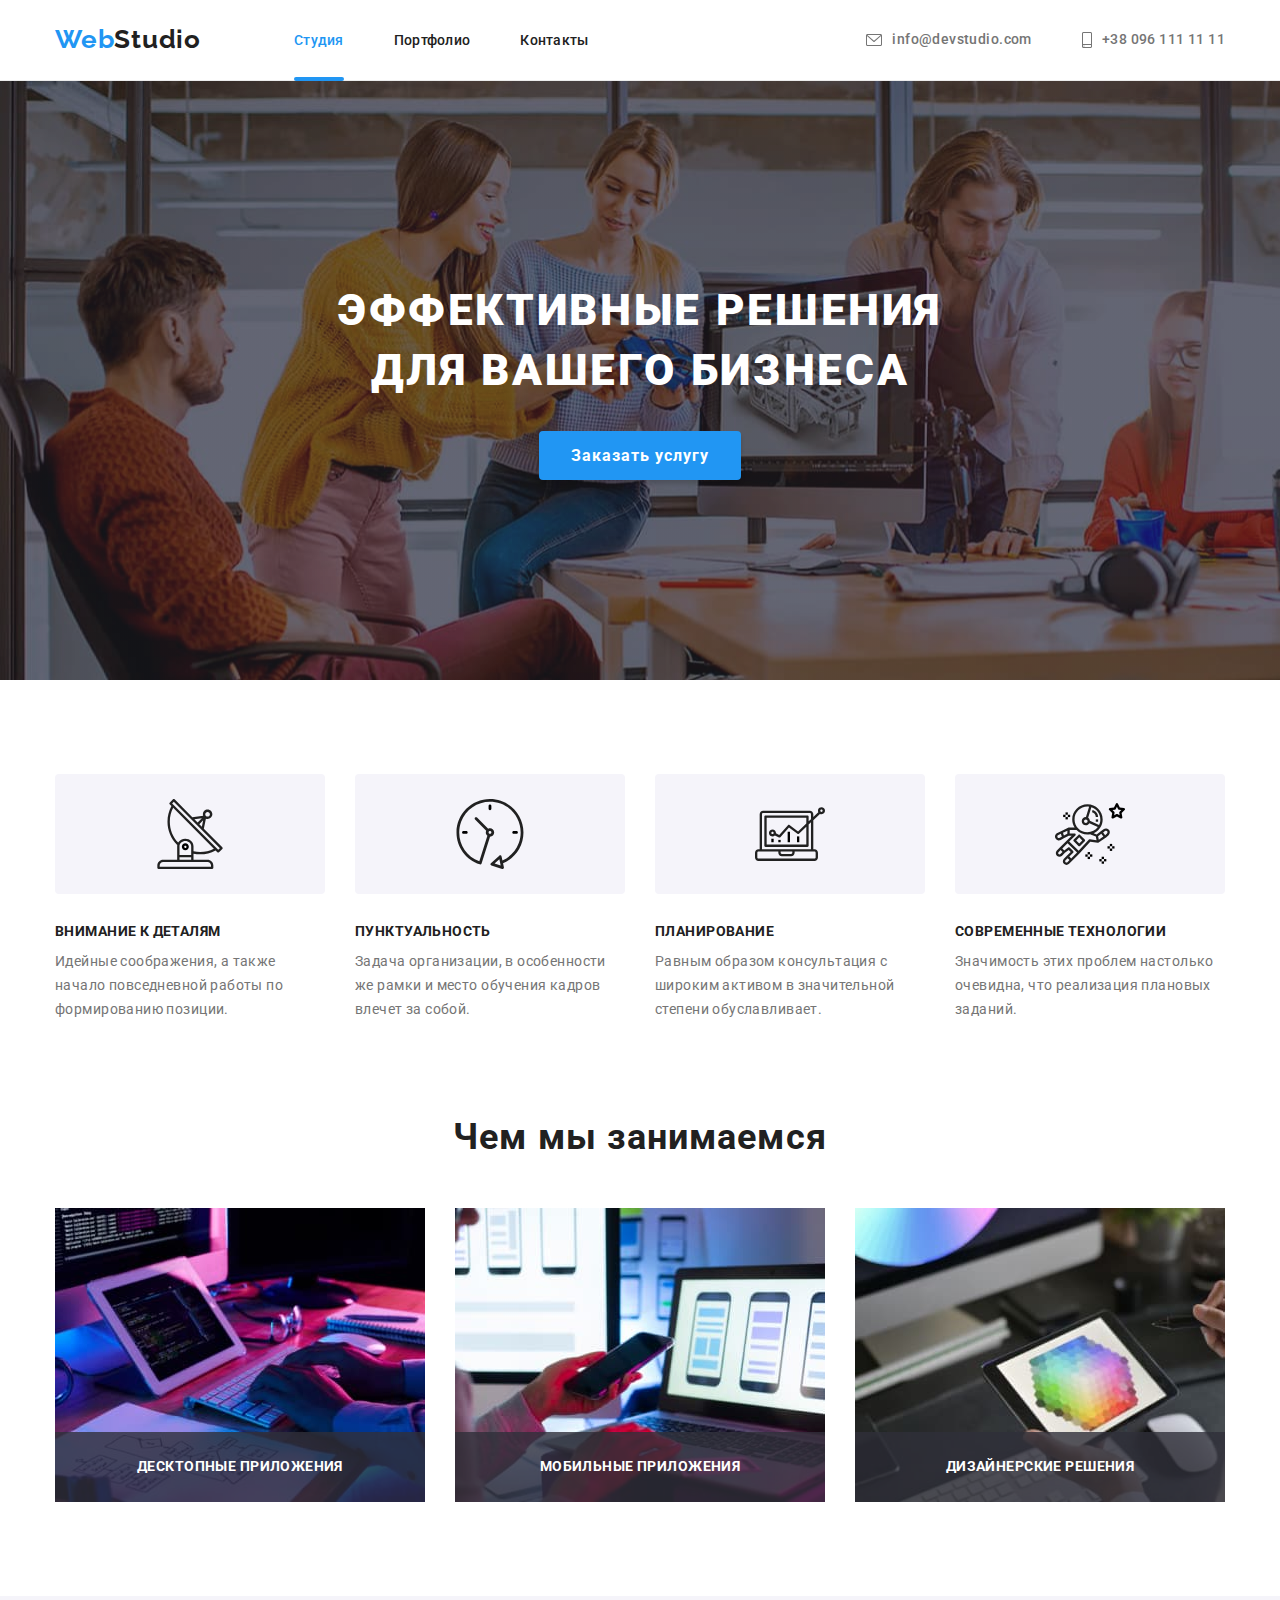
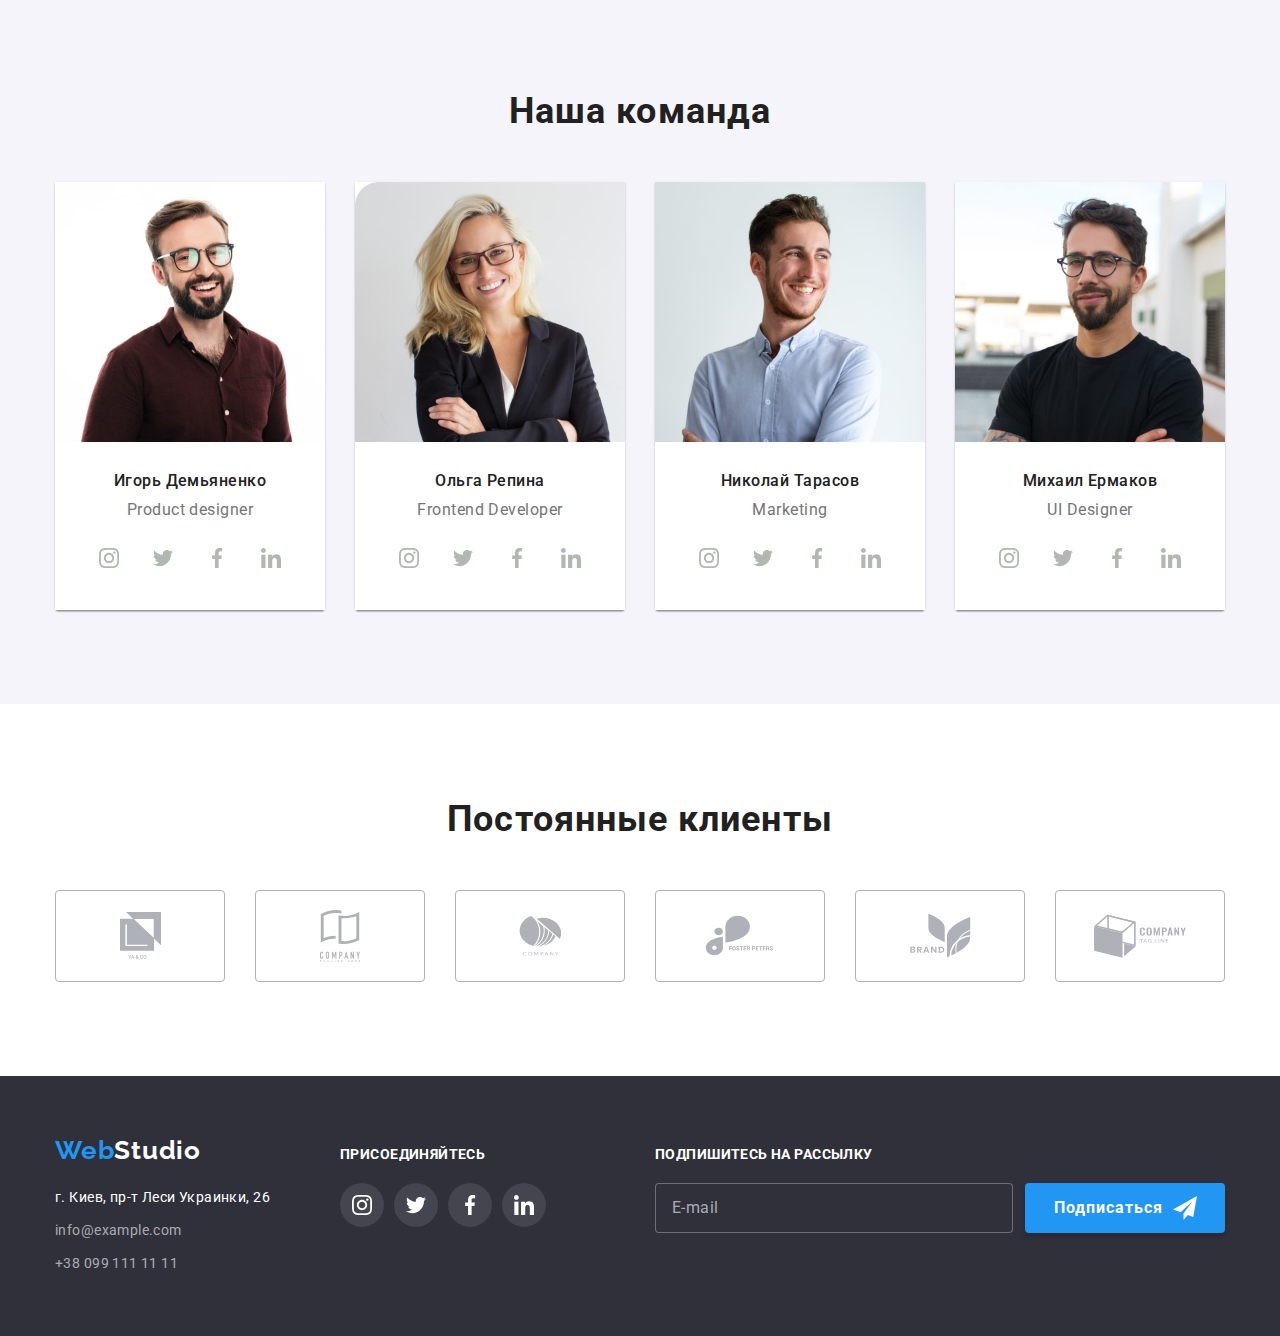
<file: index.html>
<!DOCTYPE html>
<html lang="ru">
  <head>
    <meta charset="UTF-8" />
    <meta http-equiv="X-UA-Compatible" content="IE=edge" />
    <meta name="viewport" content="width=device-width, initial-scale=1.0" />
    <title>Web Studio</title>
    <link rel="preconnect" href="https://fonts.gstatic.com" />
    <link
      href="https://fonts.googleapis.com/css2?family=Raleway:wght@700&family=Roboto:wght@400;500;700;900&display=swap"
      rel="stylesheet"
    />
    <link
      rel="stylesheet"
      href="https://cdnjs.cloudflare.com/ajax/libs/modern-normalize/1.1.0/modern-normalize.min.css"
    />
    <link rel="stylesheet" href="./css/styles.css" />
  </head>
  <body>
    <!-- =========== section header ============== -->
    <header class="section-header">
      <div class="conteiner header-conteiner">
        <a href="index.html" class="logo"
          ><span class="logo-blue">Web</span>Studio</a
        >
        <!--================ navigation ============== -->
        <nav class="">
          <ul class="list menu">
            <li class="menu-item">
              <a href="index.html" class="nav link current">Студия</a>
            </li>

            <li class="menu-item">
              <a href="./portfolio.html" class="nav link">Портфолио</a>
            </li>

            <li class="menu-item"><a href="" class="nav link">Контакты</a></li>
          </ul>
        </nav>
        <ul class="list header-contact">
          <li class="header-contacts-item">
            <a href="mailto:info@devstudio.com" class="contacts link">
              <svg class="icon-header" width="16" height="12">
                <use href="./images/icons/sprite.svg#icon-envelope1"></use>
              </svg>
              info@devstudio.com</a
            >
          </li>

          <li class="header-contcts-item">
            <a href="tel:+380961111111" class="contacts link">
              <svg class="icon-header" width="10" height="16">
                <use href="./images/icons/sprite.svg#icon-smartphone"></use>
              </svg>
              +38 096 111 11 11</a
            >
          </li>
        </ul>
      </div>
    </header>
    <!-- =========== end section header ============== -->

    <main>
      <!--=============== section Hero ==============-->
      <section class="section-hero">
        <div class="hero-conteiner">
          <h1 class="title-hero">Эффективные решения для вашего бизнеса</h1>
          <button type="button" data-modal-open class="modal-btn">
            Заказать услугу
          </button>
        </div>
      </section>

      <!--============== section features company ===========-->
      <section class="section features-section">
        <div class="conteiner">
          <h2 class="visually-hidden">Особенности компании</h2>

          <ul class="list features-list">
            <li class="features-list-item">
              <div class="features-icon-box">
                <svg class="features-list-icon">
                  <use href="./images/icons/sprite.svg#icon-antenna"></use>
                </svg>
              </div>
              <h3 class="features-title">Внимание к деталям</h3>
              <p class="features-description">
                Идейные соображения, а также начало повседневной работы по
                формированию позиции.
              </p>
            </li>

            <li class="features-list-item">
              <div class="features-icon-box">
                <svg class="features-list-icon">
                  <use href="./images/icons/sprite.svg#icon-clock"></use>
                </svg>
              </div>
              <h3 class="features-title">Пунктуальность</h3>
              <p class="features-description">
                Задача организации, в особенности же рамки и место обучения
                кадров влечет за собой.
              </p>
            </li>

            <li class="features-list-item">
              <div class="features-icon-box">
                <svg class="features-list-icon">
                  <use href="./images/icons/sprite.svg#icon-diagram"></use>
                </svg>
              </div>
              <h3 class="features-title">Планирование</h3>
              <p class="features-description">
                Равным образом консультация с широким активом в значительной
                степени обуславливает.
              </p>
            </li>

            <li class="features-list-item">
              <div class="features-icon-box">
                <svg class="features-list-icon">
                  <use href="./images/icons/sprite.svg#icon-astronaut"></use>
                </svg>
              </div>
              <h3 class="features-title">Современные технологии</h3>
              <p class="features-description">
                Значимость этих проблем настолько очевидна, что реализация
                плановых заданий.
              </p>
            </li>
          </ul>
        </div>
      </section>

      <!--=============== section our doing ===================-->
      <section class="section">
        <div class="conteiner doing-conteiner">
          <h2 class="section-title">Чем мы занимаемся</h2>
          <ul class="list doing-list">
            <li class="doing-list-item">
              <div class="thumb-doing-card">
                <img
                  src="./images/note.jpg"
                  alt="человек верстает сайт на компьютере"
                  width="370"
                  height="294"
                />
                <p class="thumb-doing-overlay">Десктопные приложения</p>
              </div>
            </li>
            <li class="doing-list-item">
              <div class="thumb-doing-card">
                <img
                  src="./images/box2.jpg"
                  alt="человек оптимизирует сайт для мобильных устройств"
                  width="370"
                  height="294"
                />
                <p class="thumb-doing-overlay">Мобильные приложения</p>
              </div>
            </li>
            <li class="doing-list-item">
              <div class="thumb-doing-card">
                <img
                  src="./images/box3.jpg"
                  alt="человек выполняет цветокоррекцию на планшете"
                  width="370"
                  height="294"
                />
                <p class="thumb-doing-overlay">Дизайнерские решения</p>
              </div>
            </li>
          </ul>
        </div>
      </section>
      <!--========= section our team ==============-->
      <section class="section section-team">
        <div class="conteiner">
          <h2 class="section-title">Наша команда</h2>
          <ul class="list team-list">
            <li class="team-list-item">
              <img
                src="./images/img.jpg"
                alt="Фото Игоря Демьяненко"
                width="270"
                height="260"
              />
              <div class="team-list-box">
                <h3 class="team-members">Игорь Демьяненко</h3>
                <p class="team-description">Product designer</p>
                <ul class="list team-social-list">
                  <li class="social-item-team">
                    <a href="" class="social-link">
                      <svg class="team-list-icon">
                        <use
                          href="./images/icons/sprite.svg#icon-instagram"
                        ></use>
                      </svg>
                    </a>
                  </li>
                  <li class="social-item-team">
                    <a href="" class="social-link">
                      <svg class="team-list-icon">
                        <use
                          href="./images/icons/sprite.svg#icon-twitter"
                        ></use>
                      </svg>
                    </a>
                  </li>
                  <li class="social-item-team">
                    <a href="" class="social-link">
                      <svg class="team-list-icon">
                        <use
                          href="./images/icons/sprite.svg#icon-facebook"
                        ></use>
                      </svg>
                    </a>
                  </li>
                  <li class="social-item-team">
                    <a href="" class="social-link">
                      <svg class="team-list-icon">
                        <use
                          href="./images/icons/sprite.svg#icon-linkedin"
                        ></use>
                      </svg>
                    </a>
                  </li>
                </ul>
              </div>
            </li>
            <li class="team-list-item">
              <img
                src="./images/img2.jpg"
                alt="Фото Ольги Репиной"
                width="270"
                height="260"
              />
              <div class="team-list-box">
                <h3 class="team-members">Ольга Репина</h3>
                <p class="team-description">Frontend Developer</p>
                <ul class="list team-social-list">
                  <li class="social-item-team">
                    <a href="" class="social-link">
                      <svg class="team-list-icon">
                        <use
                          href="./images/icons/sprite.svg#icon-instagram"
                        ></use>
                      </svg>
                    </a>
                  </li>
                  <li class="social-item-team">
                    <a href="" class="social-link">
                      <svg class="team-list-icon">
                        <use
                          href="./images/icons/sprite.svg#icon-twitter"
                        ></use>
                      </svg>
                    </a>
                  </li>
                  <li class="social-item-team">
                    <a href="" class="social-link">
                      <svg class="team-list-icon">
                        <use
                          href="./images/icons/sprite.svg#icon-facebook"
                        ></use>
                      </svg>
                    </a>
                  </li>
                  <li class="social-item-team">
                    <a href="" class="social-link">
                      <svg class="team-list-icon">
                        <use
                          href="./images/icons/sprite.svg#icon-linkedin"
                        ></use>
                      </svg>
                    </a>
                  </li>
                </ul>
              </div>
            </li>
            <li class="team-list-item">
              <img
                src="./images/img3.jpg"
                alt="Фото Николая Тарасова"
                width="270"
                height="260"
              />
              <div class="team-list-box">
                <h3 class="team-members">Николай Тарасов</h3>
                <p class="team-description">Marketing</p>
                <ul class="list team-social-list">
                  <li class="social-item-team">
                    <a href="" class="social-link">
                      <svg class="team-list-icon">
                        <use
                          href="./images/icons/sprite.svg#icon-instagram"
                        ></use>
                      </svg>
                    </a>
                  </li>
                  <li class="social-item-team">
                    <a href="" class="social-link">
                      <svg class="team-list-icon">
                        <use
                          href="./images/icons/sprite.svg#icon-twitter"
                        ></use>
                      </svg>
                    </a>
                  </li>
                  <li class="social-item-team">
                    <a href="" class="social-link">
                      <svg class="team-list-icon">
                        <use
                          href="./images/icons/sprite.svg#icon-facebook"
                        ></use>
                      </svg>
                    </a>
                  </li>
                  <li class="social-item-team">
                    <a href="" class="social-link">
                      <svg class="team-list-icon">
                        <use
                          href="./images/icons/sprite.svg#icon-linkedin"
                        ></use>
                      </svg>
                    </a>
                  </li>
                </ul>
              </div>
            </li>
            <li class="team-list-item">
              <img
                src="./images/img4.jpg"
                alt="Фото Михаила Ермакова"
                width="270"
                height="260"
              />
              <div class="team-list-box">
                <h3 class="team-members">Михаил Ермаков</h3>
                <p class="team-description">UI Designer</p>
                <ul class="list team-social-list">
                  <li class="social-item-team">
                    <a href="" class="social-link">
                      <svg class="team-list-icon">
                        <use
                          href="./images/icons/sprite.svg#icon-instagram"
                        ></use>
                      </svg>
                    </a>
                  </li>
                  <li class="social-item-team">
                    <a href="" class="social-link">
                      <svg class="team-list-icon">
                        <use
                          href="./images/icons/sprite.svg#icon-twitter"
                        ></use>
                      </svg>
                    </a>
                  </li>
                  <li class="social-item-team">
                    <a href="" class="social-link">
                      <svg class="team-list-icon">
                        <use
                          href="./images/icons/sprite.svg#icon-facebook"
                        ></use>
                      </svg>
                    </a>
                  </li>
                  <li class="social-item-team">
                    <a href="" class="social-link">
                      <svg class="team-list-icon">
                        <use
                          href="./images/icons/sprite.svg#icon-linkedin"
                        ></use>
                      </svg>
                    </a>
                  </li>
                </ul>
              </div>
            </li>
          </ul>
        </div>
      </section>

      <!-- ===========Постоянные клиенты========= -->

      <section class="section">
        <div class="conteiner">
          <h2 class="section-title">Постоянные клиенты</h2>

          <ul class="list clients-list">
            <li class="clients-item">
              <a href="" class="clients-link">
                <svg class="clients-icon" width="41" height="47">
                  <use href="./images/icons/sprite.svg#icon-company-11"></use>
                </svg>
              </a>
            </li>

            <li class="clients-item">
              <a href="" class="clients-link">
                <svg class="clients-icon" width="40" height="52">
                  <use href="./images/icons/sprite.svg#icon-company-22"></use>
                </svg>
              </a>
            </li>

            <li class="clients-item">
              <a href="" class="clients-link">
                <svg class="clients-icon" width="43" height="41">
                  <use href="./images/icons/sprite.svg#icon-company-33"></use>
                </svg>
              </a>
            </li>

            <li class="clients-item">
              <a href="" class="clients-link">
                <svg class="clients-icon" width="70" height="41">
                  <use href="./images/icons/sprite.svg#icon-company-44"></use>
                </svg>
              </a>
            </li>

            <li class="clients-item">
              <a href="" class="clients-link">
                <svg class="clients-icon" width="63" height="45">
                  <use href="./images/icons/sprite.svg#icon-company-55"></use>
                </svg>
              </a>
            </li>

            <li class="clients-item">
              <a href="" class="clients-link">
                <svg class="clients-icon" width="94" height="44">
                  <use href="./images/icons/sprite.svg#icon-company-66"></use>
                </svg>
              </a>
            </li>
          </ul>
        </div>
      </section>

      <!-- =========== end Постоянные клиенты========= -->
    </main>

    <!--=============== footer ======================-->
    <!-- <h2>address</h2> -->
    <footer class="section-fotter">
      <div class="conteiner footer-conteiner">
        <div class="foter-address">
          <a href="index.html" class="logo logo-address"
            ><span class="logo-blue">Web</span
            ><span class="logo-wight">Studio</span></a
          >
          <!--============ address ======================= -->
          <address class="address-description">
            <ul class="list">
              <li class="address-list-item">
                <a
                  class="map link address"
                  href="https://goo.gl/maps/fbzE28KHbHKd9AAWA"
                  target="_blank"
                  rel="noopener norefferer"
                  >г. Киев, пр-т Леси Украинки, 26</a
                >
              </li>
              <li class="address-list-item">
                <a href="mailto:info@example.com" class="link address"
                  >info@example.com</a
                >
              </li>
              <li>
                <a href="tel:+380991111111" class="link address"
                  >+38 099 111 11 11</a
                >
              </li>
            </ul>
          </address>
        </div>

        <div class="social-box">
          <b class="footer-social-title">присоединяйтесь</b>
          <ul class="list team-social-list">
            <li class="social-item-team">
              <a href="" class="social-link social-link-footer">
                <svg class="team-list-icon">
                  <use href="./images/icons/sprite.svg#icon-instagram"></use>
                </svg>
              </a>
            </li>
            <li class="social-item-team">
              <a href="" class="social-link social-link-footer">
                <svg class="team-list-icon">
                  <use href="./images/icons/sprite.svg#icon-twitter"></use>
                </svg>
              </a>
            </li>
            <li class="social-item-team">
              <a href="" class="social-link social-link-footer">
                <svg class="team-list-icon">
                  <use href="./images/icons/sprite.svg#icon-facebook"></use>
                </svg>
              </a>
            </li>
            <li class="social-item-team">
              <a href="" class="social-link social-link-footer">
                <svg class="team-list-icon">
                  <use href="./images/icons/sprite.svg#icon-linkedin"></use>
                </svg>
              </a>
            </li>
          </ul>
        </div>

        <div class="footer-form-box">
          <b class="footer-social-title">Подпишитесь на рассылку</b>
          <form action="#" class="footer-form">
            <label class="footer-form-label"
              ><input
                type="email"
                name="mail"
                class="footer-form-input"
                placeholder="E-mail"
            /></label>

            <button type="submit" class="footer-form-btn">
              Подписаться
              <svg class="footer-btn-icon">
                <use href="./images/icons/sprite.svg#icon-plane"></use>
              </svg>
            </button>
          </form>
        </div>
      </div>
    </footer>

    <div class="backdrop is-hidden" data-modal>
      <form class="modal">
        <button type="button" data-modal-close class="close-btn">
          <svg class="close-btn-pic" width="18" height="18">
            <use href="./images/icons/sprite.svg#icon-close-x"></use>
          </svg>
        </button>

        <b class="modal-form-title">
          Оставьте свои данные, мы вам перезвоним
        </b>

        <div class="modal-form-field">
          <label class="modal-label" for="user-name">Имя</label>
          <div class="modal-icon-box">
            <input
              id="user-name"
              type="text"
              class="modal-form-input"
              name="name"
              minlength="2"
              placeholder=" "
              required
            />

            <svg class="modal-input-icon" width="18" height="18">
              <use href="./images/icons/sprite.svg#icon-person"></use>
            </svg>
          </div>
        </div>

        <div class="modal-form-field">
          <label class="modal-label" for="user-tel">Телефон</label>
          <div class="modal-icon-box">
            <input
              id="user-tel"
              type="tel"
              class="modal-form-input"
              name="tel"
              required
              pattern="[0-9]{3}-[0-9]{3}-[0-9]{2}-[0-9]{2}"
              title="000-000-00-00"
              placeholder=" "
            />
            <svg class="modal-input-icon" width="18" height="18">
              <use href="./images/icons/sprite.svg#icon-phone"></use>
            </svg>
          </div>
        </div>

        <div class="modal-form-field">
          <label class="modal-label" for="user-mail">Почта</label>
          <div class="modal-icon-box">
            <input
              id="user-mail"
              type="email"
              class="modal-form-input"
              name="mail"
              required
              placeholder=" "
            />
            <svg class="modal-input-icon" width="18" height="18">
              <use href="./images/icons/sprite.svg#icon-email"></use>
            </svg>
          </div>
        </div>

        <label class="modal-label" for="comment">Комментарий</label>
        <textarea
          placeholder="Введите текст"
          class="modal-comment modal-form-input"
          name="comment"
          id="comment"
        ></textarea>

        <label class="modal-checkbox-label">
          <input
            type="checkbox"
            name="checkbox"
            class="checkbox"
            required
            value="accept-policy"
          />
          <span class="checkbox-icon"></span>

          Соглашаюсь с рассылкой и принимаю &nbsp;<a class="modal-link" href="">
            Условия договора</a
          >
        </label>

        <button type="submit" class="modal-btn-submit">Отправить</button>
      </form>
    </div>

    <script src="./js/modal.js"></script>
  </body>
</html>
</file>
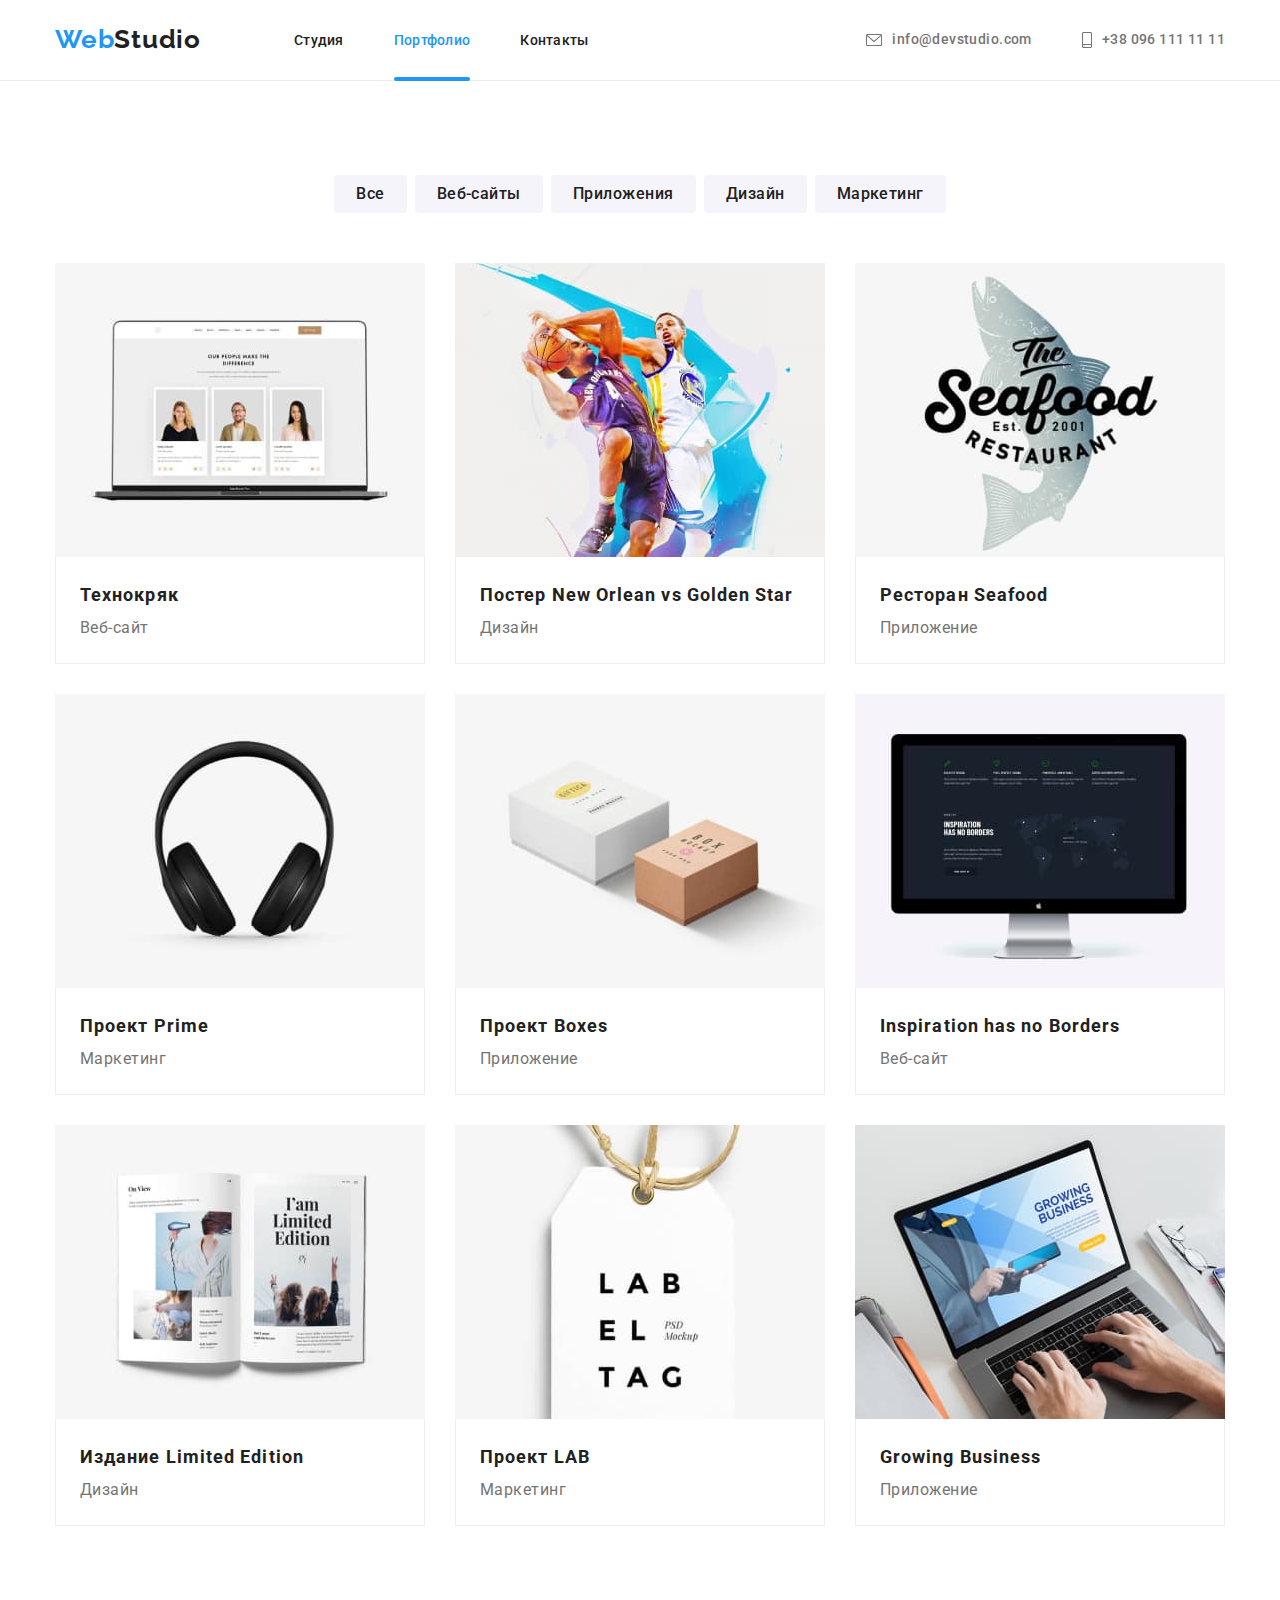
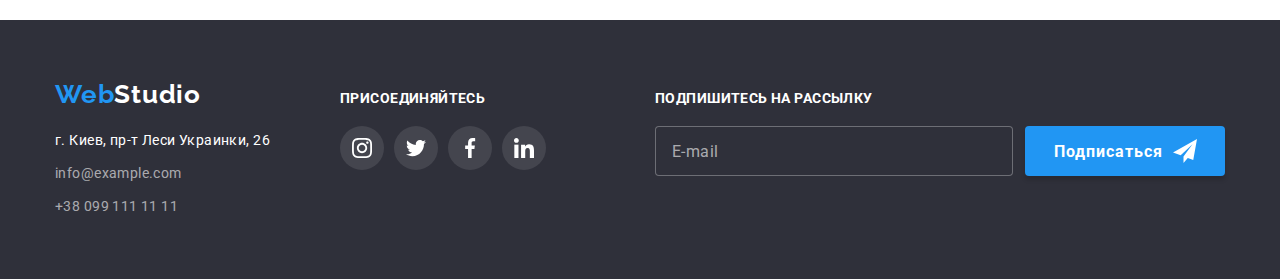
<file: portfolio.html>
<!DOCTYPE html>
<html lang="ru">
  <head>
    <meta charset="UTF-8" />
    <meta http-equiv="X-UA-Compatible" content="IE=edge" />
    <meta name="viewport" content="width=device-width, initial-scale=1.0" />
    <title>Web Studio</title>
    <link rel="preconnect" href="https://fonts.gstatic.com" />
    <link
      href="https://fonts.googleapis.com/css2?family=Raleway:wght@700&family=Roboto:wght@400;500;700;900&display=swap"
      rel="stylesheet"
    />
    <link
      rel="stylesheet"
      href="https://cdnjs.cloudflare.com/ajax/libs/modern-normalize/1.1.0/modern-normalize.min.css"
    />
    <link rel="stylesheet" href="./css/styles.css" />
  </head>
  <body>
    <!-- =========== section header ============== -->
    <header class="section-header">
      <div class="conteiner header-conteiner">
        <a href="index.html" class="logo"
          ><span class="logo-blue">Web</span>Studio</a
        >
        <!--================ navigation ============== -->
        <nav class="">
          <ul class="list menu">
            <li class="menu-item">
              <a href="index.html" class="nav link">Студия</a>
            </li>

            <li class="menu-item">
              <a href="./portfolio.html" class="nav link current">Портфолио</a>
            </li>

            <li class="menu-item"><a href="" class="nav link">Контакты</a></li>
          </ul>
        </nav>
        <ul class="list header-contact">
          <li class="header-contacts-item">
            <a href="mailto:info@devstudio.com" class="contacts link">
              <svg class="icon-header" width="16" height="12">
                <use href="./images/icons/sprite.svg#icon-envelope1"></use>
              </svg>
              info@devstudio.com</a
            >
          </li>

          <li class="header-contcts-item">
            <a href="tel:+380961111111" class="contacts link">
              <svg class="icon-header" width="10" height="16">
                <use href="./images/icons/sprite.svg#icon-smartphone"></use>
              </svg>
              +38 096 111 11 11</a
            >
          </li>
        </ul>
      </div>
    </header>
    <!-- =========== end section header ============== -->
    <main>
      <!--=============== section portfolio =================-->
      <section class="section">
        <div class="conteiner">
          <h1 class="visually-hidden">portfolio</h1>
          <ul class="list portfolio-btn-list">
            <li class="portfolio-btn-item">
              <button type="button" class="portfolio-btn">Все</button>
            </li>
            <li class="portfolio-btn-item">
              <button type="button" class="portfolio-btn">Веб-сайты</button>
            </li>
            <li class="portfolio-btn-item">
              <button type="button" class="portfolio-btn">Приложения</button>
            </li>
            <li class="portfolio-btn-item">
              <button type="button" class="portfolio-btn">Дизайн</button>
            </li>
            <li class="portfolio-btn-item">
              <button type="button" class="portfolio-btn">Маркетинг</button>
            </li>
          </ul>

          <ul class="list portfolio-list-card">
            <li class="portfolio-card-item">
              <a class="portfolio-link-wrapper" href=""
                ><div class="portfolio-card-thumb">
                  <img
                    src="./images/portfolio/img.jpg"
                    alt="example site layout"
                    width="370"
                    height="294"
                  />
                  <p class="overlay">
                    Технокряк это современная площадка распространения
                    коронавируса. Компании используют эту платформу для
                    цифрового шпионажа и атак на защищённые сервера конкурентов.
                  </p>
                </div>
              </a>

              <div class="portfolio-card-box">
                <h2 class="portfolio-title">Технокряк</h2>
                <p class="portfolio-description">Веб-сайт</p>
              </div>
            </li>
            <li class="portfolio-card-item">
              <a class="portfolio-link-wrapper" href="">
                <div class="portfolio-card-thumb">
                  <img
                    src="./images/portfolio/img-1.jpg"
                    alt="two men playing basketball"
                    width="370"
                    height="294"
                  />
                  <p class="overlay">
                    Технокряк это современная площадка распространения
                    коронавируса. Компании используют эту платформу для
                    цифрового шпионажа и атак на защищённые сервера конкурентов.
                  </p>
                </div>
              </a>

              <div class="portfolio-card-box">
                <h2 class="portfolio-title">
                  Постер New Orlean vs Golden Star
                </h2>
                <p class="portfolio-description">Дизайн</p>
              </div>
            </li>
            <li class="portfolio-card-item">
              <a class="portfolio-link-wrapper" href=""
                ><div class="portfolio-card-thumb">
                  <img
                    src="./images/portfolio/img-2.jpg"
                    alt="fish on the company logo"
                    width="370"
                    height="294"
                  />
                  <p class="overlay">
                    Технокряк это современная площадка распространения
                    коронавируса. Компании используют эту платформу для
                    цифрового шпионажа и атак на защищённые сервера конкурентов.
                  </p>
                </div>
              </a>
              <div class="portfolio-card-box">
                <h2 class="portfolio-title">Ресторан Seafood</h2>
                <p class="portfolio-description">Приложение</p>
              </div>
            </li>
            <li class="portfolio-card-item">
              <a class="portfolio-link-wrapper" href=""
                ><div class="portfolio-card-thumb">
                  <img
                    src="./images/portfolio/img-3.jpg"
                    alt="black"
                    width="370"
                    height="294"
                  />
                  <p class="overlay">
                    Технокряк это современная площадка распространения
                    коронавируса. Компании используют эту платформу для
                    цифрового шпионажа и атак на защищённые сервера конкурентов.
                  </p>
                </div>
              </a>
              <div class="portfolio-card-box">
                <h2 class="portfolio-title">Проект Prime</h2>
                <p class="portfolio-description">Маркетинг</p>
              </div>
            </li>
            <li class="portfolio-card-item">
              <a class="portfolio-link-wrapper" href=""
                ><div class="portfolio-card-thumb">
                  <img
                    src="./images/portfolio/img-4.jpg"
                    alt="two boxes, white and pink"
                    width="370"
                    height="294"
                  />
                  <p class="overlay">
                    Технокряк это современная площадка распространения
                    коронавируса. Компании используют эту платформу для
                    цифрового шпионажа и атак на защищённые сервера конкурентов.
                  </p>
                </div>
              </a>

              <div class="portfolio-card-box">
                <h2 class="portfolio-title">Проект Boxes</h2>
                <p class="portfolio-description">Приложение</p>
              </div>
            </li>
            <li class="portfolio-card-item">
              <a class="portfolio-link-wrapper" href=""
                ><div class="portfolio-card-thumb">
                  <img
                    src="./images/portfolio/img-5.jpg"
                    alt="site page on the monitor"
                    width="370"
                    height="294"
                  />
                  <p class="overlay">
                    Технокряк это современная площадка распространения
                    коронавируса. Компании используют эту платформу для
                    цифрового шпионажа и атак на защищённые сервера конкурентов.
                  </p>
                </div>
              </a>

              <div class="portfolio-card-box">
                <h2 class="portfolio-title">Inspiration has no Borders</h2>
                <p class="portfolio-description">Веб-сайт</p>
              </div>
            </li>
            <li class="portfolio-card-item">
              <a class="portfolio-link-wrapper" href=""
                ><div class="portfolio-card-thumb">
                  <img
                    src="./images/portfolio/img-6.jpg"
                    alt="book with title I am a limited edition"
                    width="370"
                    height="294"
                  />
                  <p class="overlay">
                    Технокряк это современная площадка распространения
                    коронавируса. Компании используют эту платформу для
                    цифрового шпионажа и атак на защищённые сервера конкурентов.
                  </p>
                </div>
              </a>

              <div class="portfolio-card-box">
                <h2 class="portfolio-title">Издание Limited Edition</h2>
                <p class="portfolio-description">Дизайн</p>
              </div>
            </li>
            <li class="portfolio-card-item">
              <a class="portfolio-link-wrapper" href=""
                ><div class="portfolio-card-thumb">
                  <img
                    src="./images/portfolio/img-7.jpg"
                    alt="label with the name label tag"
                    width="370"
                    height="294"
                  />
                  <p class="overlay">
                    Технокряк это современная площадка распространения
                    коронавируса. Компании используют эту платформу для
                    цифрового шпионажа и атак на защищённые сервера конкурентов.
                  </p>
                </div>
              </a>

              <div class="portfolio-card-box">
                <h2 class="portfolio-title">Проект LAB</h2>
                <p class="portfolio-description">Маркетинг</p>
              </div>
            </li>
            <li class="portfolio-card-item">
              <a class="portfolio-link-wrapper" href=""
                ><div class="portfolio-card-thumb">
                  <img
                    src="./images/portfolio/img-8.jpg"
                    alt="man typing on laptop"
                    width="370"
                    height="294"
                  />
                  <p class="overlay">
                    Технокряк это современная площадка распространения
                    коронавируса. Компании используют эту платформу для
                    цифрового шпионажа и атак на защищённые сервера конкурентов.
                  </p>
                </div>
              </a>
              <div class="portfolio-card-box">
                <h2 class="portfolio-title">Growing Business</h2>
                <p class="portfolio-description">Приложение</p>
              </div>
            </li>
          </ul>
        </div>
      </section>
    </main>
    <!--=============== footer ======================-->
    <!-- <h2>address</h2> -->
    <footer class="section-fotter">
      <div class="conteiner footer-conteiner">
        <div class="foter-address">
          <a href="index.html" class="logo logo-address"
            ><span class="logo-blue">Web</span
            ><span class="logo-wight">Studio</span></a
          >
          <!--============ address ======================= -->
          <address class="address-description">
            <ul class="list">
              <li class="address-list-item">
                <a
                  class="map link address"
                  href="https://goo.gl/maps/fbzE28KHbHKd9AAWA"
                  target="_blank"
                  rel="noopener norefferer"
                  >г. Киев, пр-т Леси Украинки, 26</a
                >
              </li>
              <li class="address-list-item">
                <a href="mailto:info@example.com" class="link address"
                  >info@example.com</a
                >
              </li>
              <li>
                <a href="tel:+380991111111" class="link address"
                  >+38 099 111 11 11</a
                >
              </li>
            </ul>
          </address>
        </div>

        <div class="social-box">
          <b class="footer-social-title">присоединяйтесь</b>
          <ul class="list team-social-list">
            <li class="social-item-team">
              <a href="" class="social-link social-link-footer">
                <svg class="team-list-icon">
                  <use href="./images/icons/sprite.svg#icon-instagram"></use>
                </svg>
              </a>
            </li>
            <li class="social-item-team">
              <a href="" class="social-link social-link-footer">
                <svg class="team-list-icon">
                  <use href="./images/icons/sprite.svg#icon-twitter"></use>
                </svg>
              </a>
            </li>
            <li class="social-item-team">
              <a href="" class="social-link social-link-footer">
                <svg class="team-list-icon">
                  <use href="./images/icons/sprite.svg#icon-facebook"></use>
                </svg>
              </a>
            </li>
            <li class="social-item-team">
              <a href="" class="social-link social-link-footer">
                <svg class="team-list-icon">
                  <use href="./images/icons/sprite.svg#icon-linkedin"></use>
                </svg>
              </a>
            </li>
          </ul>
        </div>

        <div class="footer-form-box">
          <b class="footer-social-title">Подпишитесь на рассылку</b>
          <form action="#" class="footer-form">
            <label class="footer-form-label"
              ><input
                type="email"
                name="mail"
                class="footer-form-input"
                placeholder="E-mail"
            /></label>

            <button type="submit" class="footer-form-btn">
              Подписаться
              <svg class="footer-btn-icon">
                <use href="./images/icons/sprite.svg#icon-plane"></use>
              </svg>
            </button>
          </form>
        </div>
      </div>
    </footer>
  </body>
</html>
</file>
<file: css/styles.css>
:root {
  --brand-color: #2196f3;
  --hover-bnt: #188ce8;
  --color-main: #212121;
  --color-grey: #757575;
  --color-wight: #ffffff;
  --font-main: "roboto";
  --font-logo: "raleway";
  --bgc: #2f303a;
  --bgc-lighter: #f5f4fa;
  --link-address: rgba(255, 255, 255, 0.6);
}

h1,
h2,
h3,
h4,
h5,
h6,
p {
  margin-top: 0;
  margin-bottom: 0;
}

ul,
ol {
  margin-top: 0;
  margin-bottom: 0;
  padding-left: 0;
}

img {
  display: block;
}

.list {
  list-style: none;
}
.link {
  text-decoration: none;
}

/*================= body ================*/

body {
  font-family: var(--font-main), sans-serif;
  color: var(--color-main);
  background-color: var(--color-wight);
}

/*================= end body ================*/
/* ================components========== */
.conteiner {
  width: 1200px;
  margin-left: auto;
  margin-right: auto;
  padding-left: 15px;
  padding-right: 15px;
}

.section {
  padding-top: 94px;
  padding-bottom: 94px;
}

.section-title {
  text-align: center;
  font-size: 36px;
  line-height: 42px;
  letter-spacing: 0.03em;
  color: var(--color-main);
  margin-bottom: 50px;
}

.visually-hidden {
  position: absolute;
  width: 1px;
  height: 1px;
  margin: -1px;
  border: 0;
  padding: 0;
  clip: rect(0 0 0 0);
  overflow: hidden;
}
/* ================end components========== */

/*========= section header ============== */

.section-header {
  padding-top: 25px;
  padding-bottom: 25px;
  border-bottom: 1px solid #ececec;
}

.header-conteiner {
  display: flex;
  align-items: center;
}

.logo {
  font-family: var(--font-logo), sans-serif;
  font-weight: 700;
  color: var(--color-main);
  text-decoration: none;
  margin-right: 93px;
  font-size: 26px;
  letter-spacing: 0.03em;
}
.logo-blue {
  color: var(--brand-color);
}
.logo-wight {
  color: var(--color-wight);
}

/*========= end section header ============== */

/*================ navigation ==============*/

.list.menu {
  display: flex;
  align-items: center;
}

.menu-item:not(:last-child) {
  margin-right: 50px;
}

.nav.link {
  color: var(--color-main);
  font-size: 14px;
  font-weight: 500;
  line-height: 1.14;
  letter-spacing: 0.02em;

  transition: color 250ms cubic-bezier(0.4, 0, 0.2, 1);
}
.nav.link:hover,
.nav.link:focus {
  color: var(--brand-color);
}
.nav.link.current {
  color: var(--brand-color);
}
.menu-item {
  position: relative;
}
.current::after {
  content: "";
  display: block;
  position: absolute;

  width: 100%;
  height: 4px;
  background-color: var(--brand-color);
  left: 0;
  top: 46px;
  border-radius: 2px;
}
/*============ end navigation ==============*/

/*=============== header contacts ===========*/

.list.header-contact {
  display: flex;
  margin-left: auto;
}

.header-contacts-item:not(:last-child) {
  margin-right: 50px;
}

.contacts.link {
  font-size: 14px;
  font-weight: 500;
  line-height: 1.71;
  letter-spacing: 0.03em;
  color: var(--color-grey);
  display: inline-flex;
  align-items: center;

  transition-property: color;
  transition-duration: 250ms;
  transition-timing-function: cubic-bezier(0.4, 0, 0.2, 1);
}
.contacts.link:hover,
.contacts.link:focus {
  color: var(--brand-color);
}

/*================ вариант 1 =========== */
/* .icon-header {
  fill: var(--color-grey);
  margin-right: 10px;
}
.contacts.link:hover .icon-header,
.contacts.link:focus .icon-header {
  fill: var(--brand-color);
} */

/*================ вариант 2 =========== */
.icon-header {
  margin-right: 10px;
  fill: currentColor;
}

/*================ end header contacts =========*/

/*-================= section Hero ============ */
.section-hero {
  text-align: center;
  padding-top: 200px;
  padding-bottom: 200px;
  max-width: 1600px;
  margin: 0px auto;
  background-image: linear-gradient(
      rgba(47, 48, 58, 0.4),
      rgba(47, 48, 58, 0.4)
    ),
    url(../images/bg-hero.jpg);
  background-color: #c4c4c4;
}

.hero-conteiner {
  width: 696px;
  margin-left: auto;
  margin-right: auto;
}

.title-hero {
  font-weight: 900;
  font-size: 44px;
  line-height: 1.36;
  letter-spacing: 0.06em;
  text-transform: uppercase;
  color: var(--color-wight);
  margin-bottom: 30px;
}
.modal-btn {
  background: #188ce8;
  box-shadow: 0px 4px 4px rgba(0, 0, 0, 0.15);
  border-radius: 4px;
  padding: 10px 32px;
  border: none;

  font-weight: bold;
  font-size: 16px;
  line-height: 1.87;
  cursor: pointer;
  letter-spacing: 0.06em;

  color: var(--color-wight);
  background-color: var(--brand-color);

  transition-property: background-color;
  transition-duration: 250ms;
  transition-timing-function: cubic-bezier(0.4, 0, 0.2, 1);
}
.modal-btn:focus,
.modal-btn:hover {
  background-color: var(--hover-bnt);
}
/*-=========== end section Hero ========== */

/* ==== section features company ===== */

.features-section {
  padding-bottom: 0;
}

.features-list-icon {
  width: 70px;
  height: 70px;
  /* display: block; */
}

.features-icon-box {
  display: flex;
  justify-content: center;
  align-items: center;

  margin-bottom: 30px;
  width: 270px;
  height: 120px;
  background-color: var(--bgc-lighter);
  border-radius: 4px;
}

.features-list {
  display: flex;
  margin-top: -30px;
  margin-left: -30px;
}

.features-list-item {
  margin-top: 30px;
  margin-left: 30px;
  flex-basis: calc(100% / 3 - 30px);
}

.features-title {
  font-size: 14px;
  line-height: 1.14;
  letter-spacing: 0.03em;
  text-transform: uppercase;
  color: var(--color-main);
  margin-bottom: 10px;
}
.features-description {
  font-size: 14px;
  line-height: 1.71;
  letter-spacing: 0.03em;
  color: var(--color-grey);
}
/* ====== end section features company ===== */

/*========== section our doing =============*/

.doing-list {
  display: flex;
  /* justify-content: space-between; */
  margin-left: -30px;
  margin-top: -30px;
}

.doing-list-item {
  margin-left: 30px;
  margin-top: 30px;
  flex-basis: calc(100% / 3 - 30px);
}

.thumb-doing-card {
  position: relative;
}

.thumb-doing-overlay {
  display: flex;
  position: absolute;
  left: 0;
  bottom: 0;

  width: 100%;
  height: 70px;

  background-color: rgba(47, 48, 58, 0.8);

  padding: 27px;
  justify-content: center;
  font-size: 14px;
  font-weight: bold;
  line-height: 1.14;
  letter-spacing: 0.03em;
  text-transform: uppercase;
  color: var(--color-wight);
}

.doing-conteiner {
  padding-top: 0;
}

/*========== end section our doing =============*/

/*============= section our team ==============*/
.section-team {
  background-color: var(--bgc-lighter);
}

.team-list {
  display: flex;
  margin-top: -30px;
  margin-left: -30px;
}

.team-list-item {
  margin-top: 30px;
  margin-left: 30px;
  flex-basis: calc(100% / 3 - 30px);
  box-shadow: 0px 1px 3px rgba(0, 0, 0, 0.12), 0px 1px 1px rgba(0, 0, 0, 0.14),
    0px 2px 1px rgba(0, 0, 0, 0.2);
  border-radius: 0px 0px 4px 4px;
}

.team-social-list {
  display: flex;
  justify-content: space-between;

  margin-top: 16px;
}

.social-item-team {
  width: 44px;
  height: 44px;
}

.social-link {
  display: flex;
  justify-content: center;
  align-items: center;
  border-radius: 50%;
  width: 100%;
  height: 100%;

  color: rgb(177, 184, 175);

  transition: background-color 250ms cubic-bezier(0.4, 0, 0.2, 1),
    color 250ms cubic-bezier(0.4, 0, 0.2, 1);
}

.social-link:hover,
.social-link:focus {
  color: var(--color-wight);
  background-color: var(--brand-color);
}

.team-list-icon {
  width: 20px;
  height: 20px;
  fill: currentColor;
}

.team-list-box {
  padding-top: 30px;
  padding-bottom: 30px;
  padding-left: 32px;
  padding-right: 32px;

  background: var(--color-wight);
}

.team-members {
  font-weight: 500;
  font-size: 16px;
  line-height: 1.18;
  text-align: center;
  letter-spacing: 0.03em;
  color: var(--color-main);

  margin-bottom: 10px;
}
.team-description {
  font-size: 16px;
  line-height: 1.18;
  text-align: center;
  letter-spacing: 0.03em;
  color: var(--color-grey);
}
/*============ end section our team ==============*/

/* -- ===========Постоянные клиенты=========  */

.clients-list {
  display: flex;
  justify-content: space-between;
  align-items: center;

  margin-top: 50px;
}

.clients-item {
  display: flex;
  width: 170px;
  height: 92px;
}

.clients-link {
  display: flex;
  justify-content: center;
  align-items: center;
  width: 100%;
  height: 100%;

  color: #afb1b8;
  border: 1px solid #afb1b8;
  border-radius: 4px;

  transition: color 250ms cubic-bezier(0.4, 0, 0.2, 1),
    border-color 250ms cubic-bezier(0.4, 0, 0.2, 1);
}

.clients-link:hover,
.clients-link:focus {
  color: var(--brand-color);
  border-color: var(--brand-color);
}

.clients-icon {
  fill: currentColor;
}

/* -- =========== end Постоянные клиенты =========  */

/* ============== footer ============= */
.section-fotter {
  background-color: var(--bgc);
  padding-top: 60px;
  padding-bottom: 60px;
}

.logo-address {
  display: inline-block;
  margin-bottom: 20px;
  margin-right: auto;
}

/* <!--========= address ============ --> */
.address-description {
  font-style: normal;
}

.address-list-item {
  margin-bottom: 9px;
}

.map.link.address {
  font-size: 14px;
  line-height: 1.71;
  letter-spacing: 0.03em;
  color: var(--color-wight);

  transition: color 250ms cubic-bezier(0.4, 0, 0.2, 1);
}

.link.address {
  font-size: 14px;
  line-height: 1.71;
  letter-spacing: 0.03em;
  color: var(--link-address);

  transition: color 250ms cubic-bezier(0.4, 0, 0.2, 1);
}
.map.link.address:hover,
.map.link.address:focus,
.link.address:hover,
.link.address:focus {
  color: var(--bgc-lighter);
}

.footer-conteiner {
  display: flex;
  align-items: baseline;
}

.social-box {
  display: block;
  /* align-items: baseline; */
  width: 206px;
  height: 80px;
  margin-left: 70px;
}
.footer-social-title {
  color: var(--color-wight);
  font-size: 14px;
  line-height: 1.14;
  letter-spacing: 0.03em;
  text-transform: uppercase;
  margin-bottom: 20px;
}

.social-link-footer {
  color: var(--color-wight);

  background-color: rgba(255, 255, 255, 0.1);
}

.footer-form-box {
  width: 570px;
  height: 86px;

  /* margin-left: 93px; */
  margin-left: auto;
}
.footer-form {
  display: flex;
}

.footer-social-title {
  display: block;
  margin-bottom: 20px;
}

.footer-form-input::placeholder {
  font-size: 16px;
  line-height: 1.25;
  letter-spacing: 0.03em;

  color: rgba(255, 255, 255, 0.6);
}
.footer-form-input {
  width: 358px;
  height: 50px;

  padding: 15px 16px;

  border: 1px solid rgba(255, 255, 255, 0.3);
  border-radius: 4px;

  color: rgba(255, 255, 255, 0.6);

  background-color: var(--bgc);
  /* filter: drop-shadow(0px 4px 4px rgba(0, 0, 0, 0.15)); */

  transition: drop-shadow 250ms cubic-bezier(0.4, 0, 0.2, 1),
    border-color 250ms cubic-bezier(0.4, 0, 0.2, 1);
}
.footer-form-input:focus,
.footer-form-input:hover {
  outline: none;
  border-color: var(--brand-color);
  filter: drop-shadow(0px 4px 4px rgba(0, 0, 0, 0.15));
}

.footer-btn-icon {
  width: 24px;
  height: 24px;
  margin-left: 10px;
}

.footer-form-btn {
  width: 200px;
  height: 50px;

  padding: 10px 28px 10px 29px;
  margin-left: 12px;

  font-weight: bold;
  font-size: 16px;
  line-height: 1.87;

  display: flex;
  align-items: center;
  text-align: center;
  cursor: pointer;

  letter-spacing: 0.06em;
  color: var(--color-wight);

  background-color: var(--brand-color);
  box-shadow: 0px 4px 4px rgba(0, 0, 0, 0.15);
  border-radius: 4px;
  border: transparent;

  transition: background-color 250ms cubic-bezier(0.4, 0, 0.2, 1);
}

.footer-form-btn:hover,
.footer-form-btn:focus {
  background-color: var(--hover-bnt);
}
/* <!--========= end address ============ --> */
/* ============== end footer ============= */

/* <!--======= section portfolio =====--> */

.portfolio-btn-list {
  display: flex;
  flex-wrap: wrap;
  margin-bottom: 50px;
  justify-content: center;
}

.portfolio-btn-item:not(:last-child) {
  margin-right: 8px;
}

.portfolio-btn {
  background-color: var(--bgc-lighter);
  font-weight: 500;
  font-size: 16px;
  line-height: 1.62;
  letter-spacing: 0.03em;
  color: var(--color-main);
  cursor: pointer;
  border: none;
  border-radius: 4px;
  padding: 6px 22px;

  transition: color 250ms cubic-bezier(0.4, 0, 0.2, 1),
    background-color 250ms cubic-bezier(0.4, 0, 0.2, 1),
    box-shadow 250ms cubic-bezier(0.4, 0, 0.2, 1);
}

.portfolio-btn:focus,
.portfolio-btn:hover {
  background-color: var(--brand-color);
  color: var(--color-wight);
  box-shadow: 0px 3px 1px rgba(0, 0, 0, 0.1), 0px 1px 2px rgba(0, 0, 0, 0.08),
    0px 2px 2px rgba(0, 0, 0, 0.12);
}

.portfolio-list-card {
  display: flex;
  flex-wrap: wrap;
  margin-top: -30px;
  margin-left: -30px;
}

.portfolio-card-box {
  padding: 20px 24px;
  background: var(--color-wight);

  border-bottom: 1px solid #eeeeee;
  border-left: 1px solid #eeeeee;
  border-right: 1px solid #eeeeee;
}

.portfolio-card-item {
  margin-top: 30px;
  margin-left: 30px;
  flex-basis: calc(100% / 3 - 30px);
  transition: box-shadow 250ms cubic-bezier(0.4, 0, 0.2, 1);
}

.portfolio-card-item:hover {
  box-shadow: 0px 1px 1px rgba(0, 0, 0, 0.12), 0px 4px 4px rgba(0, 0, 0, 0.06),
    1px 4px 6px rgba(0, 0, 0, 0.16);
}

.portfolio-title {
  font-size: 18px;
  line-height: 2;
  letter-spacing: 0.06em;
  color: var(--color-main);
}
.portfolio-description {
  font-size: 16px;
  line-height: 1.87;
  letter-spacing: 0.03em;
  color: var(--color-grey);
}

.portfolio-link-wrapper {
  display: block;
}

.portfolio-card-thumb {
  position: relative;
  overflow: hidden;
}
.overlay {
  background-color: rgba(33, 150, 243, 0.9);
  font-size: 18px;
  line-height: 1.56;
  padding: 63px 24px;
  letter-spacing: 0.03em;
  color: var(--color-wight);

  position: absolute;
  top: 0;
  left: 0;
  width: 100%;
  height: 100%;

  overflow: auto;

  transform: translateY(101%);
  transition: transform 250ms cubic-bezier(0.4, 0, 0.2, 1);
}

.portfolio-card-item:hover .overlay,
.portfolio-link-wrapper:focus .overlay {
  transform: translateY(0);
}

/* <!--======= end section portfolio =====--> */

/* ============модальное окно======== */
.backdrop {
  position: fixed;
  top: 0;
  left: 0;

  width: 100vw;
  height: 100vh;

  background-color: rgba(0, 0, 0, 0.2);

  opacity: 1;
  visibility: visible;
  pointer-events: auto;

  transition: opacity 250ms cubic-bezier(0.4, 0, 0.2, 1),
    visibility 250ms cubic-bezier(0.4, 0, 0.2, 1);
}

.backdrop.is-hidden {
  opacity: 0;
  pointer-events: none;
  visibility: hidden;
}

.backdrop.is-hidden .modal {
  transform: translate(-50%, -50%) scale(1.1);
}

.modal {
  position: absolute;
  top: 50%;
  left: 50%;

  width: 528px;
  height: 581px;

  padding: 40px 39px 40px 41px;

  background: var(--color-wight);
  box-shadow: 0px 1px 3px rgba(0, 0, 0, 0.12), 0px 1px 1px rgba(0, 0, 0, 0.14),
    0px 2px 1px rgba(0, 0, 0, 0.2);
  border-radius: 4px;

  transform: translate(-50%, -50%) scale(1);
  transition: transform 250ms cubic-bezier(0.4, 0, 0.2, 1);
}

.close-btn {
  position: absolute;
  top: 8px;
  right: 8px;

  width: 30px;
  height: 30px;

  display: flex;
  align-items: center;
  justify-content: center;
  padding: 0px;

  cursor: pointer;

  background: var(--color-wight);
  border-radius: 50%;
  border: 1px solid rgba(0, 0, 0, 0.1);
}

.close-btn:hover .close-btn-pic,
.close-btn:focus .close-btn-pic {
  fill: var(--brand-color);
  transition: fill 250ms cubic-bezier(0.4, 0, 0.2, 1);
}

.modal-form-title {
  display: block;
  font-size: 20px;
  line-height: 1.15;
  text-align: center;
  letter-spacing: 0.03em;

  color: var(--color-main);

  margin-bottom: 12px;
}
.modal-form-input {
  width: 100%;
  height: 40px;
  margin: 0;

  margin-bottom: 10px;
  padding-left: 42px;
  display: block;

  border: 1px solid rgba(33, 33, 33, 0.2);
  border-radius: 4px;
  transition: border-color 250ms cubic-bezier(0.4, 0, 0.2, 1);
}
.modal-form-input:focus {
  outline: none;
  border-color: var(--brand-color);
}

/* .modal-form-field {
  position: relative;
} */

.modal-label {
  display: block;

  margin-bottom: 4px;

  font-weight: normal;
  font-size: 12px;
  line-height: 1.16;
  letter-spacing: 0.01em;

  color: var(--color-grey);
}

.modal-icon-box {
  position: relative;
}
.modal-input-icon {
  display: inline-block;
  position: absolute;
  top: 50%;
  left: 15px;

  transform: translateY(-50%);
  transition: fill 250ms cubic-bezier(0.4, 0, 0.2, 1);
}
.modal-form-input:focus + .modal-input-icon {
  fill: var(--brand-color);
}

/* .modal-form-input:focus:not(:placeholder-shown):valid {
  border-color: var(--brand-color);
}
.modal-form-input:focus:not(:placeholder-shown):invalid {
  border-color: rgba(33, 33, 33, 0.2);
} */

/* .modal-form-input:focus:valid {
  border-color: var(--brand-color);
}
.modal-form-input:focus:invalid {
  border-color: rgba(33, 33, 33, 0.2);
} */

.modal-comment {
  width: 100%;
  height: 120px;

  padding: 12px 16px;
  margin-bottom: 20px;

  border: 1px solid rgba(33, 33, 33, 0.2);
  border-radius: 4px;

  resize: none;

  font-size: 12px;
  line-height: 1.16;
  letter-spacing: 0.01em;
}
.modal-comment::placeholder {
  color: rgba(117, 117, 117, 0.5);
}

.modal-checkbox-label {
  display: flex;
  align-items: center;

  font-weight: normal;
  font-size: 14px;
  line-height: 1.71;
  letter-spacing: 0.03em;

  color: var(--color-grey);
}
.checkbox {
  /* -webkit-appearance: none;
  -moz-appearance: none;
  appearance: none;
  position: absolute; */

  position: absolute;
  width: 1px;
  height: 1px;
  margin: -1px;
  border: 0;
  padding: 0;
  clip: rect(0 0 0 0);
  overflow: hidden;
}

.modal-link {
  color: var(--brand-color);
}

.checkbox-icon {
  display: inline-block;
  width: 16px;
  height: 15px;

  border: 2px solid var(--color-main);
  border-radius: 2px;
  margin-right: 7px;
  margin-left: 13px;

  cursor: pointer;

  transition: border 250ms cubic-bezier(0.4, 0, 0.2, 1);
}

.checkbox:checked + .checkbox-icon {
  background-color: var(--brand-color);
  border-color: var(--brand-color);

  background-image: url(../images/icons/check.svg);
  background-size: contain;
  background-origin: border-box;

  transition: background-color 250ms cubic-bezier(0.4, 0, 0.2, 1);
}
.checkbox:focus + .checkbox-icon,
.checkbox:hover + .checkbox-icon {
  border: 2px solid var(--brand-color);
}

.modal-btn-submit {
  display: block;
  padding-top: 10px;
  padding-bottom: 10px;
  width: 200px;
  margin: 0 auto;
  cursor: pointer;
  margin-top: 30px;

  background-color: var(--brand-color);
  box-shadow: 0px 4px 4px rgba(0, 0, 0, 0.15);
  border-radius: 4px;
  border-color: transparent;

  letter-spacing: 0.06em;
  font-weight: bold;
  font-size: 16px;
  line-height: 1.87;

  color: var(--color-wight);

  transition: background-color 250ms cubic-bezier(0.4, 0, 0.2, 1);
}

.modal-btn-submit:hover,
.modal-btn-submit:focus {
  background-color: var(--hover-bnt);
}
</file>
